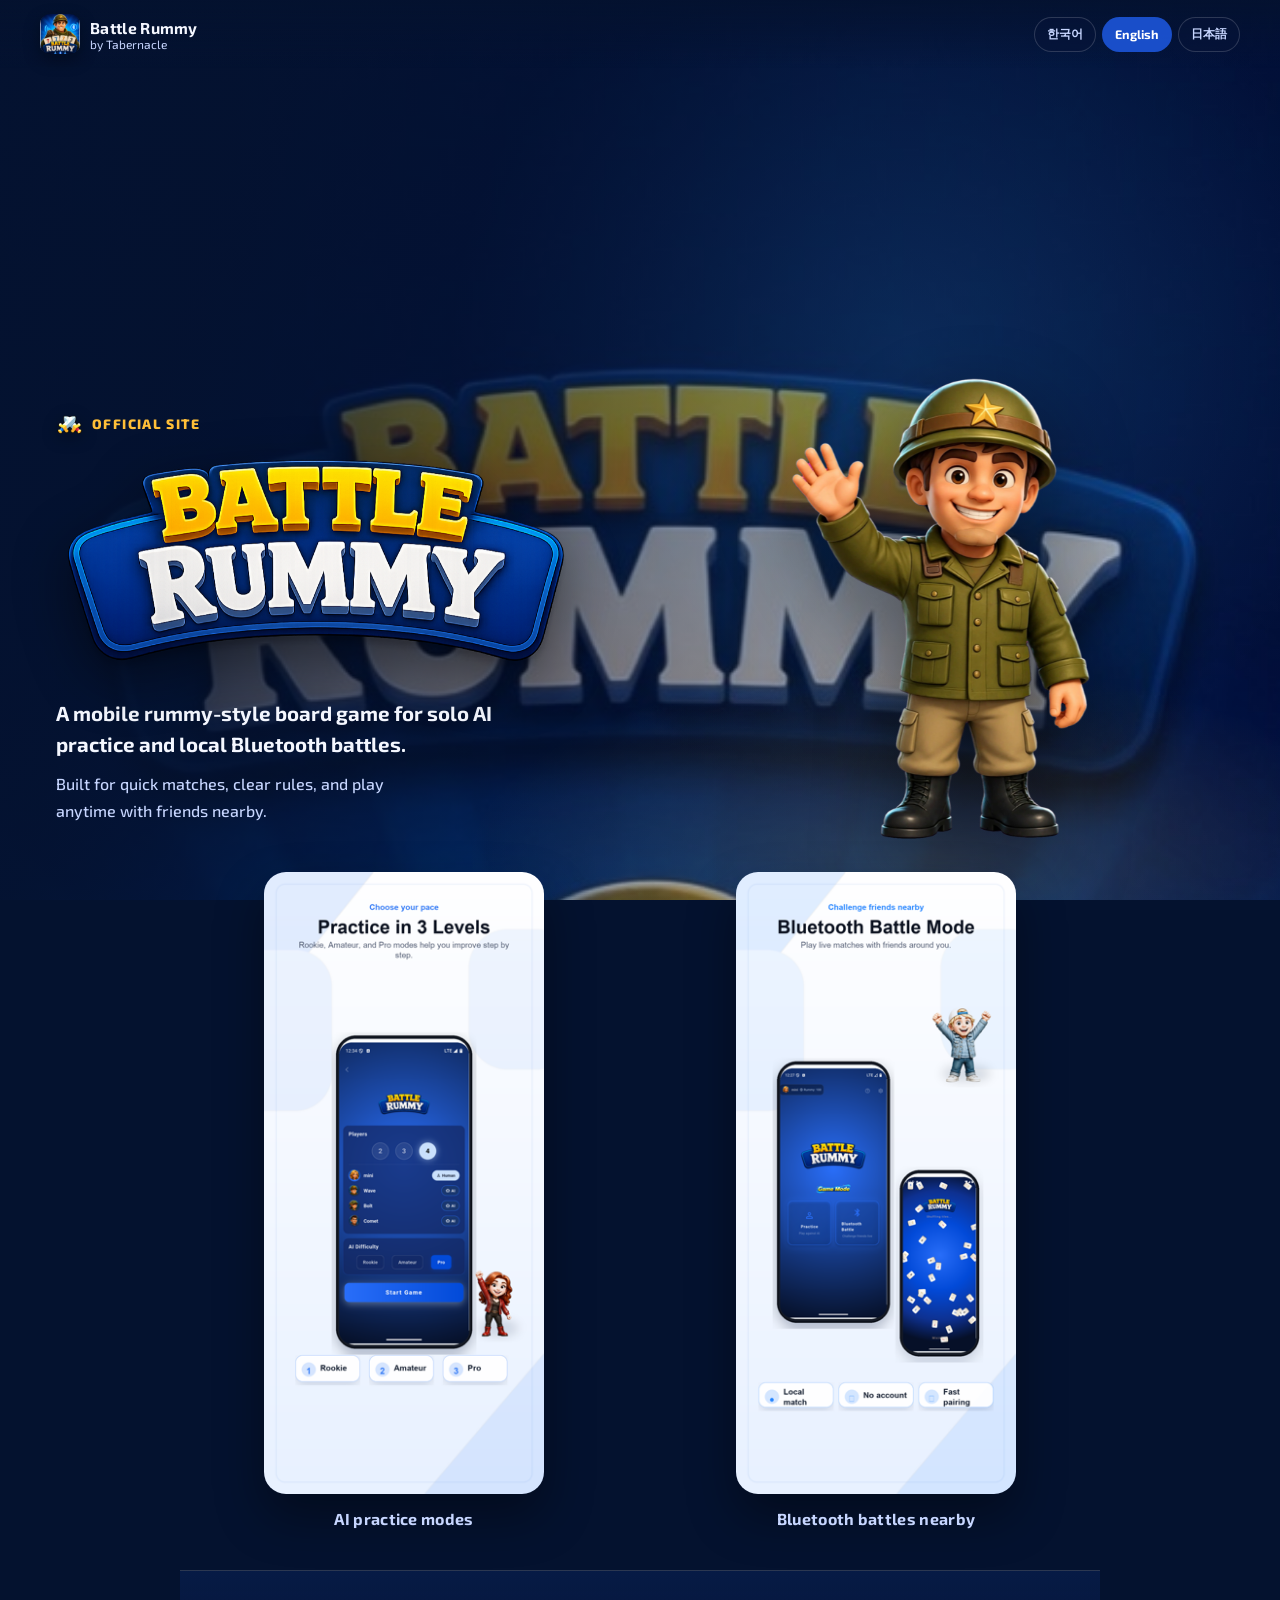
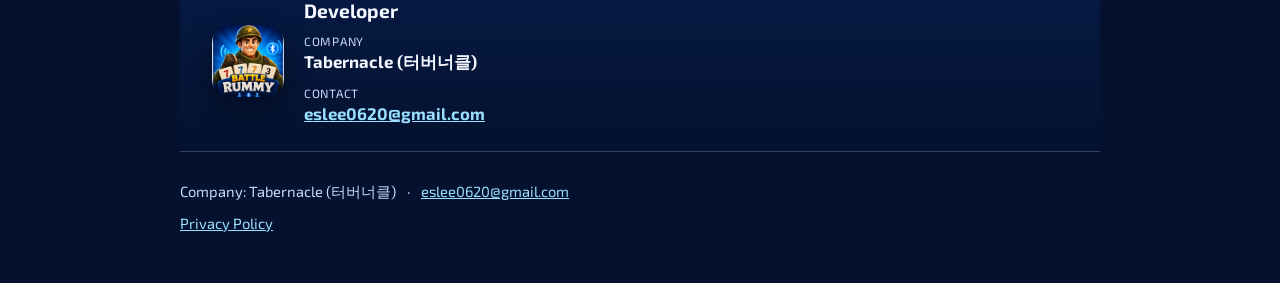
<file: index.html>
<!doctype html>
<html lang="en">
  <head>
    <meta charset="utf-8" />
    <meta name="viewport" content="width=device-width, initial-scale=1" />
    <title>Battle Rummy — Tabernacle</title>
    <meta
      name="description"
      content="Official website for Battle Rummy by Tabernacle. Contact and company information."
    />
    <link rel="preconnect" href="https://fonts.googleapis.com" />
    <link rel="preconnect" href="https://fonts.gstatic.com" crossorigin />
    <link
      href="https://fonts.googleapis.com/css2?family=Exo+2:wght@500;700;800&display=swap"
      rel="stylesheet"
    />
    <link rel="icon" href="./images/app_icon.png" type="image/png" />
    <link rel="stylesheet" href="./styles.css" />
  </head>
  <body>
    <header class="topbar">
      <a class="topbar-brand" href="#top" aria-label="Battle Rummy">
        <img src="./images/app_icon.png" alt="" width="40" height="40" />
        <span>
          <strong>Battle Rummy</strong>
          <small data-i18n="brandBy">by Tabernacle</small>
        </span>
      </a>
      <nav class="lang-switch" aria-label="Language">
        <button type="button" class="lang-btn" data-lang="ko" aria-pressed="false">
          한국어
        </button>
        <button type="button" class="lang-btn" data-lang="en" aria-pressed="true">
          English
        </button>
        <button type="button" class="lang-btn" data-lang="ja" aria-pressed="false">
          日本語
        </button>
      </nav>
    </header>

    <main id="top">
      <section class="hero" aria-labelledby="hero-heading">
        <div class="hero-bg" aria-hidden="true"></div>
        <div class="hero-glow" aria-hidden="true"></div>

        <div class="hero-copy">
          <p class="eyebrow">
            <img src="./images/sword.png" alt="" width="28" height="22" />
            <span data-i18n="eyebrow">Official site</span>
          </p>
          <h1 id="hero-heading" class="sr-only" data-i18n="heroTitle">Battle Rummy</h1>
          <img
            class="hero-logo"
            src="./images/title_logo.png"
            alt="Battle Rummy"
            width="900"
            height="400"
          />
          <p class="lead" data-i18n="heroLead">
            A mobile rummy-style board game for solo AI practice and local Bluetooth battles.
          </p>
          <p class="sub" data-i18n="heroSub">
            Built for quick matches, clear rules, and play anytime with friends nearby.
          </p>
        </div>

        <div class="hero-figure">
          <img
            class="hero-character"
            src="./images/hero_character.png"
            alt=""
            width="625"
            height="720"
          />
        </div>
      </section>

      <section class="showcase" aria-label="Game highlights">
        <figure class="shot">
          <img
            src="./images/feature_ai.png"
            alt=""
            width="288"
            height="640"
            loading="lazy"
          />
          <figcaption data-i18n="featureAi">AI practice modes</figcaption>
        </figure>
        <figure class="shot">
          <img
            src="./images/feature_bt.png"
            alt=""
            width="288"
            height="640"
            loading="lazy"
          />
          <figcaption data-i18n="featureBt">Bluetooth battles nearby</figcaption>
        </figure>
      </section>

      <section class="about" aria-labelledby="about-heading">
        <img class="about-icon" src="./images/app_icon.png" alt="" width="72" height="72" />
        <div>
          <h2 id="about-heading" data-i18n="aboutTitle">Developer</h2>
          <dl class="about-list">
            <div>
              <dt data-i18n="companyLabel">Company</dt>
              <dd data-i18n="companyValue">Tabernacle (터버너클)</dd>
            </div>
            <div>
              <dt data-i18n="emailLabel">Contact</dt>
              <dd>
                <a href="mailto:eslee0620@gmail.com">eslee0620@gmail.com</a>
              </dd>
            </div>
          </dl>
        </div>
      </section>
    </main>

    <footer class="footer">
      <p>
        <span data-i18n="footerCompany">Company: Tabernacle (터버너클)</span>
        <span class="sep" aria-hidden="true">·</span>
        <a href="mailto:eslee0620@gmail.com">eslee0620@gmail.com</a>
      </p>
      <p>
        <a
          href="https://leeeungsuk.github.io/battle-rummy-policy/privacy-policy.html"
          data-i18n="privacyLink"
          >Privacy Policy</a
        >
      </p>
    </footer>

    <script src="./i18n.js"></script>
  </body>
</html>
</file>
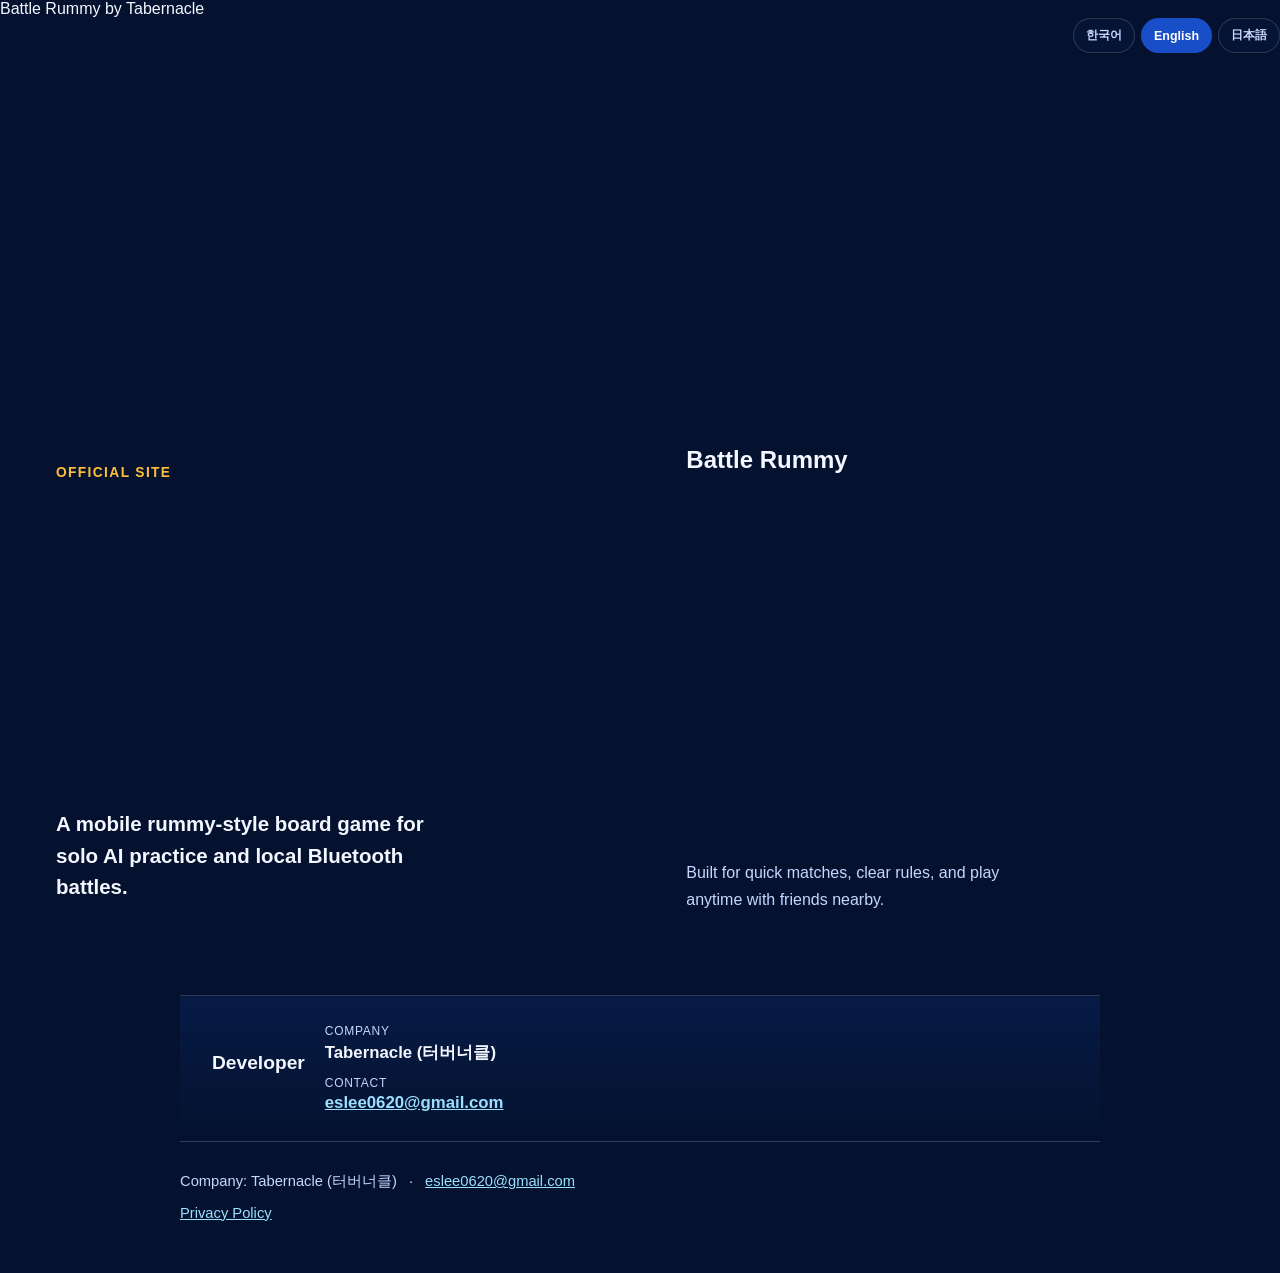
<file: index_01.html>
<!doctype html>
<html lang="en">
  <head>
    <meta charset="utf-8" />
    <meta name="viewport" content="width=device-width, initial-scale=1" />
    <title>Battle Rummy — Tabernacle</title>
    <meta
      name="description"
      content="Official website for Battle Rummy by Tabernacle. Contact and company information."
    />
    <link rel="stylesheet" href="./styles.css" />
  </head>
  <body>
    <div class="page">
      <header class="header">
        <div class="brand">
          <span class="brand-name">Battle Rummy</span>
          <span class="brand-by" data-i18n="brandBy">by Tabernacle</span>
        </div>
        <nav class="lang-switch" aria-label="Language">
          <button type="button" class="lang-btn" data-lang="ko" aria-pressed="false">
            한국어
          </button>
          <button type="button" class="lang-btn" data-lang="en" aria-pressed="true">
            English
          </button>
          <button type="button" class="lang-btn" data-lang="ja" aria-pressed="false">
            日本語
          </button>
        </nav>
      </header>

      <main>
        <section class="hero">
          <p class="eyebrow" data-i18n="eyebrow">Official site</p>
          <h1 data-i18n="heroTitle">Battle Rummy</h1>
          <p class="lead" data-i18n="heroLead">
            A mobile rummy-style board game for solo AI practice and local Bluetooth battles.
          </p>
          <p class="sub" data-i18n="heroSub">
            Built for quick matches, clear rules, and play anytime with friends nearby.
          </p>
        </section>

        <section class="about" aria-labelledby="about-heading">
          <h2 id="about-heading" data-i18n="aboutTitle">Developer</h2>
          <dl class="about-list">
            <div>
              <dt data-i18n="companyLabel">Company</dt>
              <dd data-i18n="companyValue">Tabernacle (터버너클)</dd>
            </div>
            <div>
              <dt data-i18n="emailLabel">Contact</dt>
              <dd>
                <a href="mailto:eslee0620@gmail.com">eslee0620@gmail.com</a>
              </dd>
            </div>
          </dl>
        </section>
      </main>

      <footer class="footer">
        <p>
          <span data-i18n="footerCompany">Company: Tabernacle (터버너클)</span>
          <span class="sep" aria-hidden="true">·</span>
          <a href="mailto:eslee0620@gmail.com">eslee0620@gmail.com</a>
        </p>
        <p>
          <a
            href="https://leeeungsuk.github.io/battle-rummy-policy/privacy-policy.html"
            data-i18n="privacyLink"
            >Privacy Policy</a
          >
        </p>
      </footer>
    </div>
    <script src="./i18n.js"></script>
  </body>
</html>
</file>
<file: styles.css>
:root {
  --bg-deep: #04122f;
  --bg-mid: #0a2a6e;
  --text: #f4f7ff;
  --muted: #c7d6ff;
  --accent: #ffbf38;
  --line: rgba(255, 255, 255, 0.16);
  --chip: rgba(28, 84, 214, 0.92);
  --font: "Exo 2", "Avenir Next", "Hiragino Sans", "Noto Sans KR", sans-serif;
}

* {
  box-sizing: border-box;
}

html {
  scroll-behavior: smooth;
}

body {
  margin: 0;
  min-height: 100%;
  font-family: var(--font);
  color: var(--text);
  background: var(--bg-deep);
}

a {
  color: #9adfff;
}

a:hover {
  color: var(--accent);
}

.sr-only {
  position: absolute;
  width: 1px;
  height: 1px;
  padding: 0;
  margin: -1px;
  overflow: hidden;
  clip: rect(0, 0, 0, 0);
  white-space: nowrap;
  border: 0;
}

.topbar {
  position: fixed;
  inset: 0 0 auto;
  z-index: 20;
  display: flex;
  align-items: center;
  justify-content: space-between;
  gap: 16px;
  padding: 14px clamp(16px, 4vw, 40px);
  background: linear-gradient(180deg, rgba(4, 18, 47, 0.88), rgba(4, 18, 47, 0));
}

.topbar-brand {
  display: flex;
  align-items: center;
  gap: 10px;
  color: inherit;
  text-decoration: none;
}

.topbar-brand img {
  border-radius: 10px;
  box-shadow: 0 6px 16px rgba(0, 0, 0, 0.35);
}

.topbar-brand strong {
  display: block;
  font-size: 0.98rem;
  letter-spacing: 0.02em;
}

.topbar-brand small {
  display: block;
  color: var(--muted);
  font-size: 0.75rem;
}

.lang-switch {
  display: flex;
  gap: 6px;
  flex-wrap: wrap;
  justify-content: flex-end;
}

.lang-btn {
  appearance: none;
  border: 1px solid var(--line);
  background: rgba(8, 20, 58, 0.55);
  color: var(--muted);
  font: inherit;
  font-size: 0.78rem;
  font-weight: 700;
  padding: 8px 12px;
  border-radius: 999px;
  cursor: pointer;
  transition: background 0.18s ease, color 0.18s ease, border-color 0.18s ease,
    transform 0.18s ease;
}

.lang-btn:hover {
  color: var(--text);
  border-color: rgba(255, 255, 255, 0.3);
  transform: translateY(-1px);
}

.lang-btn[aria-pressed="true"] {
  background: var(--chip);
  color: #fff;
  border-color: transparent;
}

.hero {
  position: relative;
  min-height: 100vh;
  min-height: 100svh;
  display: grid;
  grid-template-columns: minmax(0, 1.05fr) minmax(0, 0.95fr);
  align-items: end;
  gap: clamp(12px, 3vw, 36px);
  padding: 96px clamp(16px, 5vw, 56px) 40px;
  overflow: hidden;
}

.hero-bg {
  position: absolute;
  inset: 0;
  background:
    linear-gradient(105deg, rgba(4, 18, 47, 0.92) 18%, rgba(4, 18, 47, 0.42) 58%, rgba(4, 18, 47, 0.2) 100%),
    radial-gradient(circle at 70% 40%, rgba(54, 164, 255, 0.28), transparent 42%),
    url("./images/splash_bg.jpg") center top / cover no-repeat;
  transform: scale(1.04);
  animation: bg-drift 18s ease-in-out infinite alternate;
}

.hero-glow {
  position: absolute;
  inset: auto -10% -18% 35%;
  height: 45%;
  background: radial-gradient(ellipse at center, rgba(255, 191, 56, 0.18), transparent 68%);
  pointer-events: none;
}

.hero-copy,
.hero-figure {
  position: relative;
  z-index: 1;
}

.hero-copy {
  padding-bottom: clamp(12px, 4vh, 48px);
  animation: rise-in 0.9s ease both;
}

.eyebrow {
  display: inline-flex;
  align-items: center;
  gap: 8px;
  margin: 0 0 14px;
  color: var(--accent);
  font-size: 0.86rem;
  font-weight: 800;
  letter-spacing: 0.1em;
  text-transform: uppercase;
}

.eyebrow img {
  filter: drop-shadow(0 4px 8px rgba(0, 0, 0, 0.35));
}

.hero-logo {
  display: block;
  width: min(100%, 520px);
  height: auto;
  margin: 0 0 18px;
  filter: drop-shadow(0 18px 28px rgba(0, 0, 0, 0.45));
  animation: logo-in 1s cubic-bezier(0.2, 0.8, 0.2, 1) both;
}

.lead {
  margin: 0 0 10px;
  max-width: 34ch;
  font-size: clamp(1.05rem, 2.2vw, 1.28rem);
  font-weight: 700;
  line-height: 1.55;
}

.sub {
  margin: 0;
  max-width: 38ch;
  color: var(--muted);
  line-height: 1.65;
  font-weight: 500;
}

.hero-figure {
  display: flex;
  justify-content: center;
  align-items: flex-end;
  min-height: min(72vh, 720px);
  animation: rise-in 1.05s ease 0.12s both;
}

.hero-character {
  width: min(100%, 460px);
  height: auto;
  filter: drop-shadow(0 28px 40px rgba(0, 0, 0, 0.45));
  animation: float-y 4.8s ease-in-out infinite;
  transform-origin: 50% 90%;
}

.showcase {
  display: grid;
  grid-template-columns: repeat(2, minmax(0, 1fr));
  gap: clamp(12px, 2vw, 24px);
  width: min(920px, calc(100% - 32px));
  margin: -28px auto 0;
  position: relative;
  z-index: 2;
}

.shot {
  margin: 0;
  text-align: center;
}

.shot img {
  width: min(100%, 280px);
  height: auto;
  border-radius: 22px;
  box-shadow: 0 22px 48px rgba(0, 0, 0, 0.38);
  transition: transform 0.25s ease;
}

.shot:hover img {
  transform: translateY(-6px);
}

.shot figcaption {
  margin-top: 12px;
  color: var(--muted);
  font-weight: 700;
  letter-spacing: 0.02em;
}

.about {
  width: min(920px, calc(100% - 32px));
  margin: 42px auto 0;
  padding: 28px clamp(18px, 3vw, 32px);
  display: flex;
  gap: 20px;
  align-items: center;
  border-top: 1px solid var(--line);
  border-bottom: 1px solid var(--line);
  background: linear-gradient(180deg, rgba(10, 42, 110, 0.35), rgba(4, 18, 47, 0.2));
}

.about-icon {
  border-radius: 18px;
  box-shadow: 0 10px 24px rgba(0, 0, 0, 0.35);
  flex: 0 0 auto;
}

.about h2 {
  margin: 0 0 12px;
  font-size: 1.2rem;
}

.about-list {
  margin: 0;
  display: grid;
  gap: 12px;
}

.about-list div {
  display: grid;
  gap: 3px;
}

.about-list dt {
  font-size: 0.75rem;
  color: var(--muted);
  letter-spacing: 0.06em;
  text-transform: uppercase;
}

.about-list dd {
  margin: 0;
  font-size: 1.05rem;
  font-weight: 700;
}

.footer {
  width: min(920px, calc(100% - 32px));
  margin: 0 auto;
  padding: 28px 0 40px;
  color: var(--muted);
  font-size: 0.92rem;
}

.footer p {
  margin: 0 0 8px;
  line-height: 1.6;
}

.footer .sep {
  margin: 0 8px;
}

@keyframes rise-in {
  from {
    opacity: 0;
    transform: translateY(28px);
  }
  to {
    opacity: 1;
    transform: translateY(0);
  }
}

@keyframes logo-in {
  from {
    opacity: 0;
    transform: translateY(18px) scale(0.94);
  }
  to {
    opacity: 1;
    transform: translateY(0) scale(1);
  }
}

@keyframes float-y {
  0%,
  100% {
    transform: translateY(0);
  }
  50% {
    transform: translateY(-14px);
  }
}

@keyframes bg-drift {
  from {
    transform: scale(1.04) translate3d(0, 0, 0);
  }
  to {
    transform: scale(1.08) translate3d(-1.5%, -1%, 0);
  }
}

@media (max-width: 860px) {
  .hero {
    grid-template-columns: 1fr;
    align-items: start;
    min-height: auto;
    padding-bottom: 8px;
  }

  .hero-copy {
    order: 1;
    text-align: center;
    padding-bottom: 0;
  }

  .hero-logo,
  .lead,
  .sub {
    margin-left: auto;
    margin-right: auto;
  }

  .hero-figure {
    order: 2;
    min-height: auto;
    margin-top: 8px;
  }

  .hero-character {
    width: min(78vw, 360px);
  }

  .showcase {
    margin-top: 8px;
  }
}

@media (max-width: 560px) {
  .topbar {
    align-items: flex-start;
    flex-direction: column;
  }

  .showcase {
    grid-template-columns: 1fr 1fr;
    gap: 10px;
  }

  .shot img {
    border-radius: 16px;
  }

  .about {
    flex-direction: column;
    align-items: flex-start;
  }

  .footer .sep {
    display: none;
  }

  .footer p:first-child {
    display: flex;
    flex-direction: column;
    gap: 4px;
  }
}

@media (prefers-reduced-motion: reduce) {
  .hero-bg,
  .hero-character,
  .hero-copy,
  .hero-figure,
  .hero-logo,
  .lang-btn,
  .shot img {
    animation: none !important;
    transition: none !important;
  }
}
</file>
